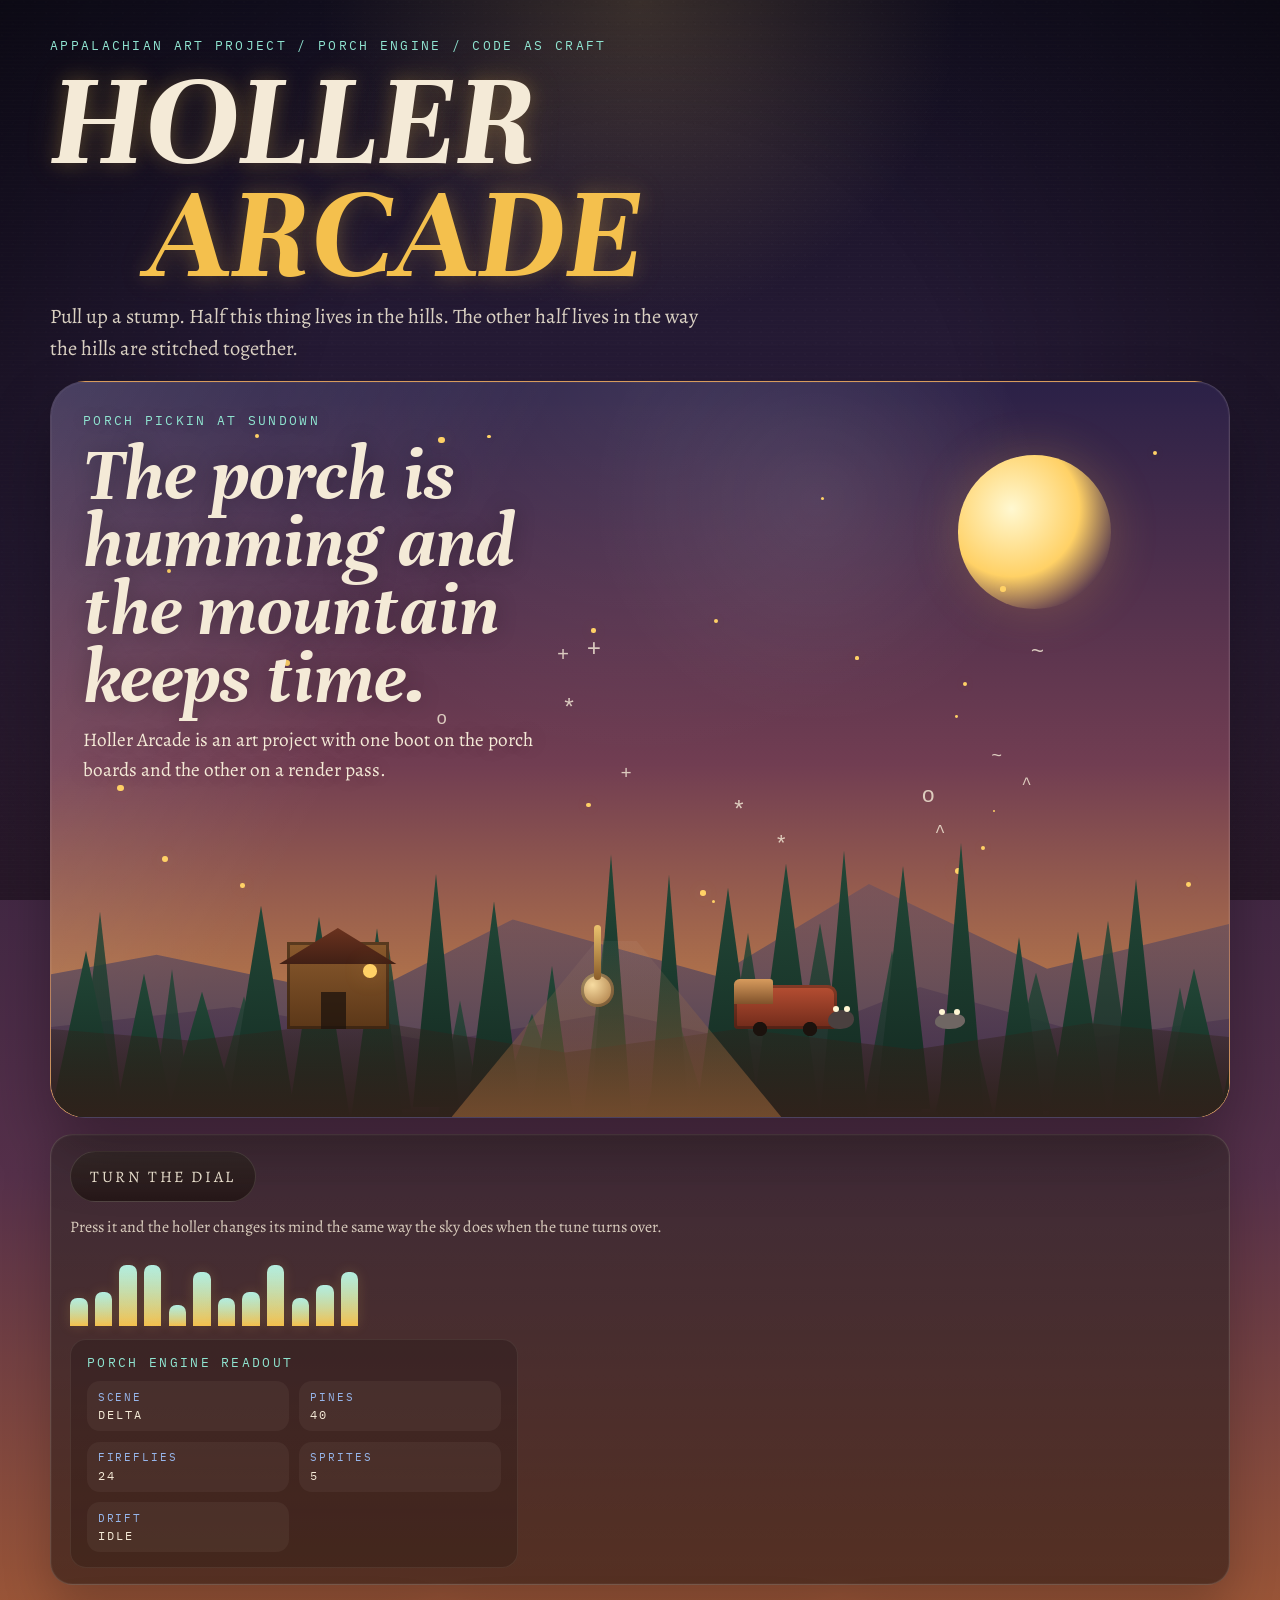
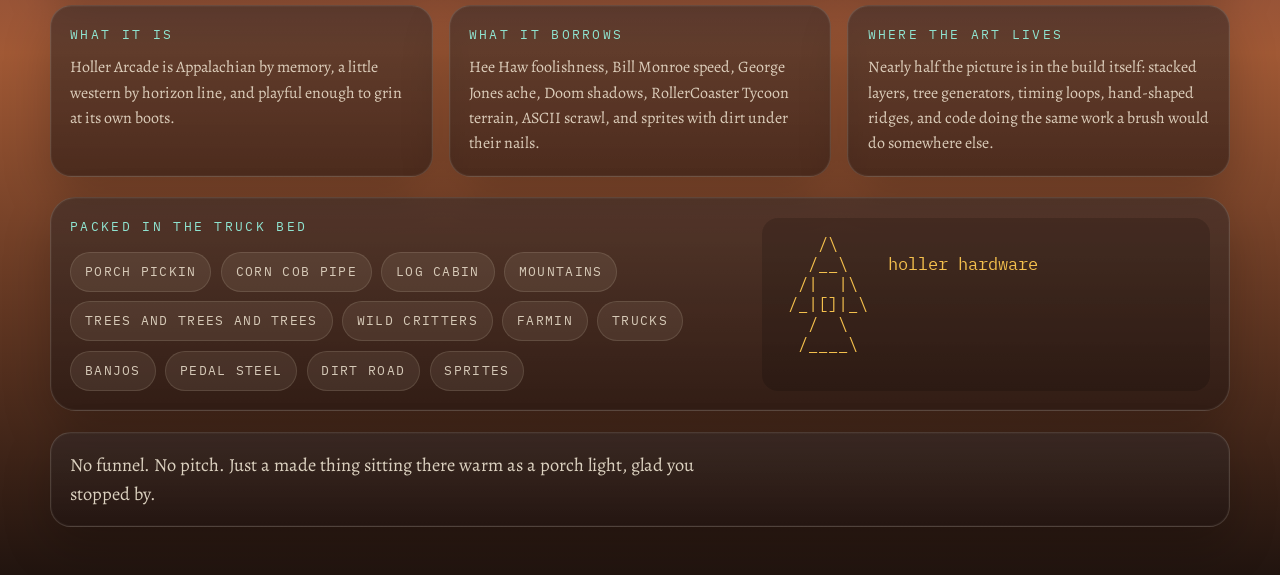
<file: index.html>
<!DOCTYPE html>
<html lang="en">
  <head>
    <meta charset="UTF-8" />
    <meta name="viewport" content="width=device-width, initial-scale=1.0" />
    <meta
      name="description"
      content="Holler Arcade is an Appalachian 2.5D art project built from porch memory, sprites, and code behaving like folk craft."
    />
    <title>Holler Arcade</title>
    <link rel="preconnect" href="https://fonts.googleapis.com" />
    <link rel="preconnect" href="https://fonts.gstatic.com" crossorigin />
    <link
      rel="stylesheet"
      href="https://fonts.googleapis.com/css2?family=Alegreya:wght@400;500;700&family=IBM+Plex+Mono:wght@400;500&family=Unna:ital,wght@0,700;1,700&display=swap"
    />
    <link rel="stylesheet" href="./styles.css" />
  </head>
  <body data-scene="delta">
    <div class="grain-layer" aria-hidden="true"></div>
    <div class="scanline-layer" aria-hidden="true"></div>
    <div class="vignette-layer" aria-hidden="true"></div>

    <header class="masthead">
      <p class="sigil">appalachian art project / porch engine / code as craft</p>
      <h1 class="wordmark">
        <span>HOLLER</span>
        <span>ARCADE</span>
      </h1>
      <p class="lede">
        Pull up a stump. Half this thing lives in the hills. The other half
        lives in the way the hills are stitched together.
      </p>
    </header>

    <main class="experience">
      <section class="holler-stage">
        <div class="stage-window" id="stage-window">
          <div class="sky-haze"></div>
          <div class="sun-or-moon"></div>
          <div class="firefly-field" id="firefly-field" aria-hidden="true"></div>
          <div class="mountain-ridge ridge-back" data-depth="0.08"></div>
          <div class="mountain-ridge ridge-mid" data-depth="0.16"></div>
          <div class="pine-belt pine-belt-back" id="pine-back" data-depth="0.25"></div>
          <div class="pine-belt pine-belt-front" id="pine-front" data-depth="0.36"></div>
          <div class="ground-ridge" data-depth="0.46"></div>
          <div class="dust-path" data-depth="0.54"></div>
          <div class="sprite sprite-cabin" data-depth="0.58">
            <span class="porch-lamp"></span>
          </div>
          <div class="sprite sprite-truck" data-depth="0.66"></div>
          <div class="sprite sprite-banjo" data-depth="0.7"></div>
          <div class="sprite sprite-critter critter-raccoon" data-depth="0.76"></div>
          <div class="sprite sprite-critter critter-possum" data-depth="0.84"></div>
          <div class="note-drift" id="note-drift" aria-hidden="true"></div>

          <div class="stage-copy">
            <p class="scene-label" id="scene-label">Porch Pickin at Sundown</p>
            <h2 class="scene-title" id="scene-title">
              The porch is humming and the mountain keeps time.
            </h2>
            <p class="scene-copy" id="scene-copy">
              Holler Arcade is an art project with one boot on the porch boards
              and the other on a render pass.
            </p>
          </div>
        </div>

        <div class="dial-rack">
          <button class="dial-button" id="turn-dial" type="button">
            turn the dial
          </button>
          <p class="dial-text">
            Press it and the holler changes its mind the same way the sky does
            when the tune turns over.
          </p>
          <div class="tone-bars" id="tone-bars" aria-hidden="true">
            <span></span>
            <span></span>
            <span></span>
            <span></span>
            <span></span>
            <span></span>
            <span></span>
            <span></span>
            <span></span>
            <span></span>
            <span></span>
            <span></span>
          </div>
          <div class="machine-panel" aria-live="polite">
            <p class="machine-label">porch engine readout</p>
            <dl class="machine-readout">
              <div>
                <dt>scene</dt>
                <dd id="readout-scene">delta</dd>
              </div>
              <div>
                <dt>pines</dt>
                <dd id="readout-pines">40</dd>
              </div>
              <div>
                <dt>fireflies</dt>
                <dd id="readout-fireflies">24</dd>
              </div>
              <div>
                <dt>sprites</dt>
                <dd id="readout-sprites">5</dd>
              </div>
              <div>
                <dt>drift</dt>
                <dd id="readout-drift">idle</dd>
              </div>
            </dl>
          </div>
        </div>
      </section>

      <section class="truth-strip">
        <article class="truth-card">
          <p class="truth-kicker">What it is</p>
          <p>
            Holler Arcade is Appalachian by memory, a little western by horizon
            line, and playful enough to grin at its own boots.
          </p>
        </article>
        <article class="truth-card">
          <p class="truth-kicker">What it borrows</p>
          <p>
            Hee Haw foolishness, Bill Monroe speed, George Jones ache, Doom
            shadows, RollerCoaster Tycoon terrain, ASCII scrawl, and sprites
            with dirt under their nails.
          </p>
        </article>
        <article class="truth-card">
          <p class="truth-kicker">Where the art lives</p>
          <p>
            Nearly half the picture is in the build itself: stacked layers,
            tree generators, timing loops, hand-shaped ridges, and code doing
            the same work a brush would do somewhere else.
          </p>
        </article>
      </section>

      <section class="artifact-tray">
        <div class="artifact-copy">
          <p class="artifact-label">Packed in the truck bed</p>
          <div class="artifact-chipset">
            <span class="artifact-chip">porch pickin</span>
            <span class="artifact-chip">corn cob pipe</span>
            <span class="artifact-chip">log cabin</span>
            <span class="artifact-chip">mountains</span>
            <span class="artifact-chip">trees and trees and trees</span>
            <span class="artifact-chip">wild critters</span>
            <span class="artifact-chip">farmin</span>
            <span class="artifact-chip">trucks</span>
            <span class="artifact-chip">banjos</span>
            <span class="artifact-chip">pedal steel</span>
            <span class="artifact-chip">dirt road</span>
            <span class="artifact-chip">sprites</span>
          </div>
        </div>

        <pre class="ascii-rune" aria-label="ASCII cabin sign">
    /\ 
   /__\    holler hardware
  /|  |\ 
 /_|[]|_\
   /  \
  /____\
        </pre>
      </section>

      <section class="closing-note">
        <p>
          No funnel. No pitch. Just a made thing sitting there warm as a porch
          light, glad you stopped by.
        </p>
      </section>
    </main>

    <script src="./script.js"></script>
  </body>
</html>
</file>
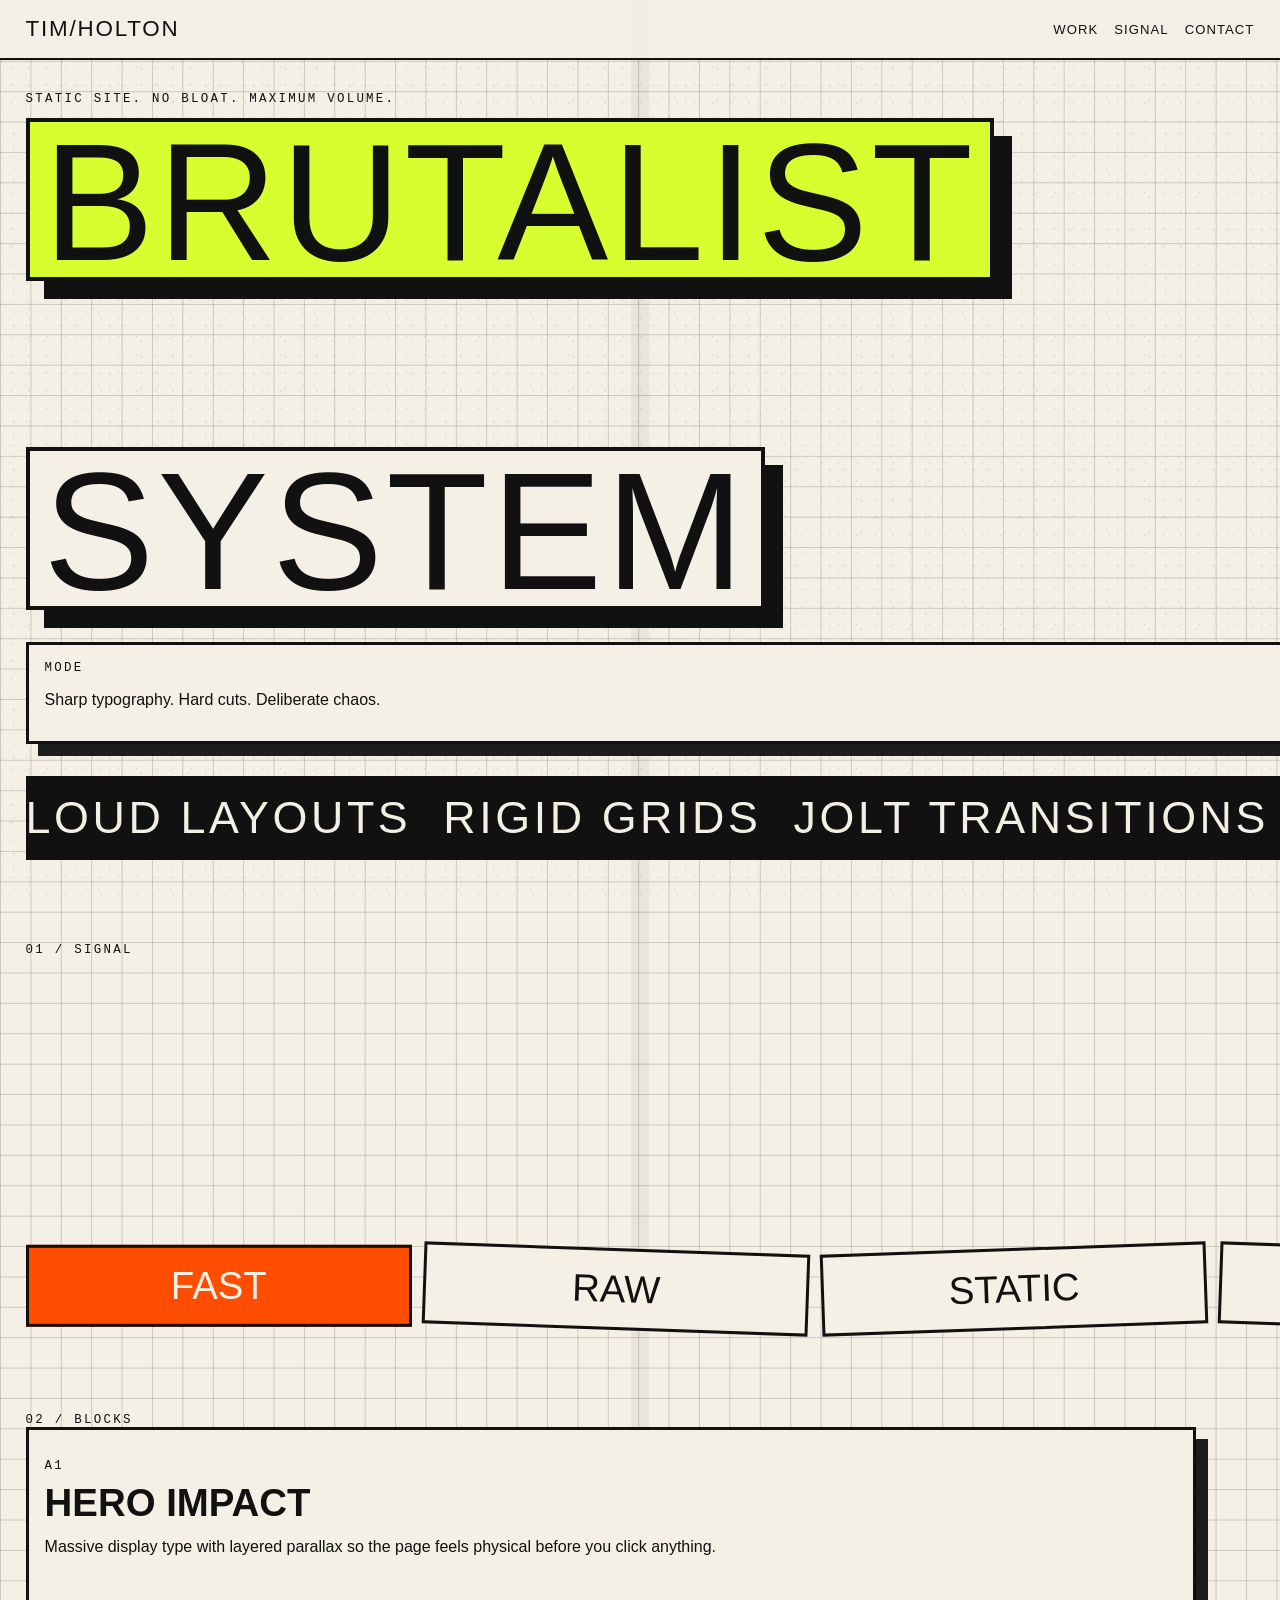
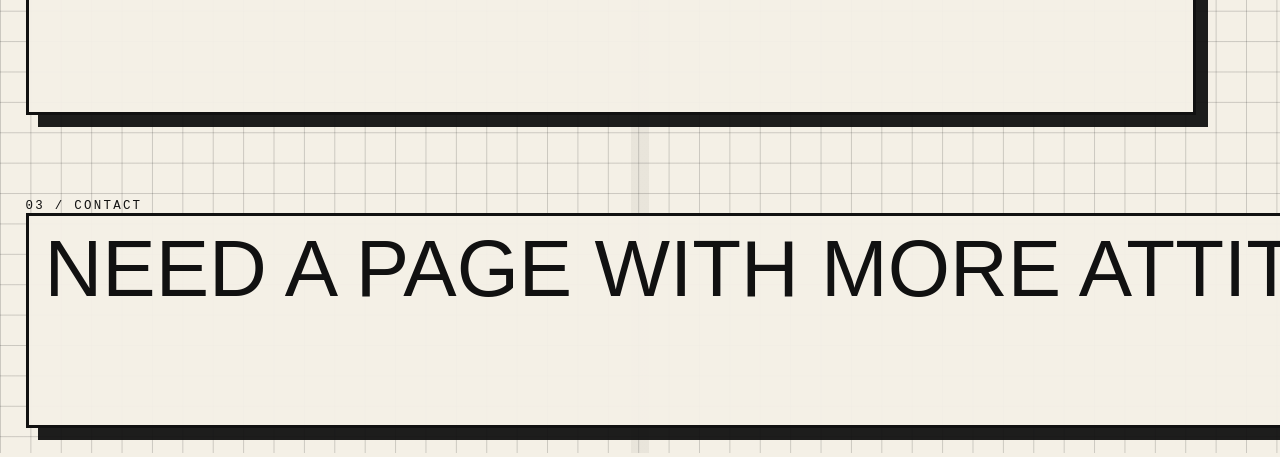
<file: sites/brutalist-motion/public/index.html>
<!DOCTYPE html>
<html lang="en">
  <head>
    <meta charset="UTF-8" />
    <meta name="viewport" content="width=device-width, initial-scale=1.0" />
    <meta
      name="description"
      content="Brutalist motion site for Tim Holton. Loud typography, sharp contrast, and kinetic interactions."
    />
    <title>Tim Holton</title>
    <link rel="preconnect" href="https://fonts.gstatic.com" crossorigin />
    <link rel="stylesheet" href="./styles.css" />
  </head>
  <body>
    <div class="noise" aria-hidden="true"></div>

    <header class="site-header">
      <a class="wordmark" href="#top">TIM/HOLTON</a>
      <nav class="site-nav" aria-label="Primary">
        <a href="#work">Work</a>
        <a href="#signal">Signal</a>
        <a href="#contact">Contact</a>
      </nav>
    </header>

    <main id="top">
      <section class="hero">
        <p class="eyebrow" data-reveal>Static site. No bloat. Maximum volume.</p>
        <div class="hero-stack">
          <div class="hero-line hero-line-a" data-parallax="-0.08">BRUTALIST</div>
          <div class="hero-line hero-line-b" data-parallax="0.12">MOTION</div>
          <div class="hero-line hero-line-c" data-parallax="-0.04">SYSTEM</div>
        </div>
        <div class="hero-grid">
          <aside class="hero-card" data-reveal>
            <p class="label">MODE</p>
            <p>Sharp typography. Hard cuts. Deliberate chaos.</p>
          </aside>
          <aside class="hero-card offset" data-reveal>
            <p class="label">BUILD</p>
            <p>Pure HTML, CSS, and JavaScript deployed straight to GitHub Pages.</p>
          </aside>
        </div>
        <div class="ticker" aria-label="Announcement">
          <div class="ticker-track">
            <span>LOUD LAYOUTS</span>
            <span>RIGID GRIDS</span>
            <span>JOLT TRANSITIONS</span>
            <span>SCANLINE ENERGY</span>
            <span>LOUD LAYOUTS</span>
            <span>RIGID GRIDS</span>
            <span>JOLT TRANSITIONS</span>
            <span>SCANLINE ENERGY</span>
          </div>
        </div>
      </section>

      <section class="manifesto section-cut" id="signal">
        <div class="section-kicker" data-reveal>01 / SIGNAL</div>
        <div class="manifesto-copy">
          <p class="manifesto-statement" data-reveal>
            This is a site that behaves like a poster got tired of staying flat.
          </p>
          <p data-reveal>
            The stack is intentionally simple so the experience can stay aggressive:
            oversized type, rhythmic scroll motion, live hover response, and zero dependency on a backend.
          </p>
        </div>
        <div class="stamp-grid">
          <div class="stamp is-live">FAST</div>
          <div class="stamp">RAW</div>
          <div class="stamp">STATIC</div>
          <div class="stamp">LOUD</div>
        </div>
      </section>

      <section class="work section-cut" id="work">
        <div class="section-kicker" data-reveal>02 / BLOCKS</div>
        <div class="project-grid">
          <article class="project-card" data-reveal>
            <p class="project-index">A1</p>
            <h2>Hero Impact</h2>
            <p>
              Massive display type with layered parallax so the page feels physical before you click anything.
            </p>
          </article>
          <article class="project-card" data-reveal>
            <p class="project-index">B2</p>
            <h2>Grid Pressure</h2>
            <p>
              Strict modular spacing, harsh borders, and blocks that snap into view as you move through the page.
            </p>
          </article>
          <article class="project-card" data-reveal>
            <p class="project-index">C3</p>
            <h2>Motion Noise</h2>
            <p>
              Lightweight animation loops, timed stamp pulses, and hover offsets without a framework.
            </p>
          </article>
        </div>
      </section>

      <section class="contact section-cut" id="contact">
        <div class="section-kicker" data-reveal>03 / CONTACT</div>
        <div class="contact-wrap">
          <p class="contact-copy" data-reveal>
            Need a page with more attitude than politeness? Start here.
          </p>
          <p class="contact-link" data-reveal>Contact on request</p>
        </div>
      </section>
    </main>

    <script src="./script.js"></script>
  </body>
</html>
</file>
<file: styles.css>
:root {
  --paper: #f4ead7;
  --ink: #1b120d;
  --sky-top: #2b2147;
  --sky-mid: #6b3751;
  --sky-bottom: #d08b44;
  --sun: #ffd166;
  --pine: #224737;
  --pine-dark: #132820;
  --ridge-back: #3c3559;
  --ridge-mid: #46304a;
  --ground: #2f221b;
  --dust: #8b5b34;
  --accent: #f4c04d;
  --accent-soft: rgba(244, 192, 77, 0.22);
  --cool: #8fe4d0;
  --card: rgba(31, 20, 17, 0.54);
  --line: rgba(244, 234, 215, 0.16);
}

* {
  box-sizing: border-box;
}

html {
  scroll-behavior: smooth;
}

body {
  margin: 0;
  min-height: 100vh;
  color: var(--paper);
  background:
    radial-gradient(circle at top, rgba(255, 209, 102, 0.18), transparent 20rem),
    linear-gradient(180deg, #130f22 0%, #2e1f3e 26%, #55304a 54%, #a15935 76%, #21140f 100%);
  font-family: "Alegreya", serif;
  overflow-x: hidden;
}

body[data-scene="creek"] {
  --sky-top: #172942;
  --sky-mid: #1f5060;
  --sky-bottom: #8fb4c2;
  --sun: #dff8ff;
  --pine: #1d4d3e;
  --pine-dark: #143126;
  --ridge-back: #274360;
  --ridge-mid: #254458;
  --ground: #1c2a24;
  --dust: #537c80;
  --accent: #c7f1ff;
  --accent-soft: rgba(199, 241, 255, 0.2);
  --cool: #9be0c0;
}

body[data-scene="truck"] {
  --sky-top: #261726;
  --sky-mid: #6c2a31;
  --sky-bottom: #e39a50;
  --sun: #ffefb0;
  --pine: #3b5a2a;
  --pine-dark: #1e3117;
  --ridge-back: #522d3b;
  --ridge-mid: #5a2d2a;
  --ground: #322115;
  --dust: #a76934;
  --accent: #ffb84c;
  --accent-soft: rgba(255, 184, 76, 0.22);
  --cool: #ffdcb1;
}

body[data-scene="moon"] {
  --sky-top: #0d1328;
  --sky-mid: #1c2348;
  --sky-bottom: #48506b;
  --sun: #f0eff9;
  --pine: #183327;
  --pine-dark: #0d1d17;
  --ridge-back: #272f4d;
  --ridge-mid: #1c2742;
  --ground: #12181d;
  --dust: #4f5768;
  --accent: #ddd9f6;
  --accent-soft: rgba(221, 217, 246, 0.2);
  --cool: #9fc4ff;
}

.grain-layer,
.scanline-layer,
.vignette-layer {
  position: fixed;
  inset: 0;
  pointer-events: none;
}

.grain-layer {
  background-image:
    radial-gradient(circle at 20% 20%, rgba(255, 255, 255, 0.08) 0 1px, transparent 1px),
    radial-gradient(circle at 80% 30%, rgba(0, 0, 0, 0.18) 0 1px, transparent 1px),
    radial-gradient(circle at 45% 75%, rgba(255, 255, 255, 0.06) 0 1px, transparent 1px);
  background-size: 11px 11px, 17px 17px, 19px 19px;
  opacity: 0.16;
}

.scanline-layer {
  background:
    linear-gradient(rgba(255, 255, 255, 0.02), rgba(0, 0, 0, 0.04)),
    repeating-linear-gradient(
      180deg,
      rgba(255, 255, 255, 0.04) 0,
      rgba(255, 255, 255, 0.04) 1px,
      transparent 1px,
      transparent 4px
    );
  mix-blend-mode: screen;
  opacity: 0.22;
}

.vignette-layer {
  background:
    radial-gradient(circle at center, transparent 42%, rgba(0, 0, 0, 0.42) 100%),
    radial-gradient(circle at bottom, rgba(0, 0, 0, 0.2), transparent 44%);
}

.masthead,
.experience {
  position: relative;
  z-index: 1;
  width: min(1180px, calc(100% - 2rem));
  margin: 0 auto;
}

.masthead {
  display: grid;
  gap: 0.85rem;
  padding: clamp(1.4rem, 4vw, 2.3rem) 0 1rem;
}

.sigil,
.scene-label,
.truth-kicker,
.artifact-label,
.machine-label,
.machine-readout dt,
.machine-readout dd {
  margin: 0;
  color: var(--cool);
  font-family: "IBM Plex Mono", monospace;
  font-size: 0.8rem;
  letter-spacing: 0.18em;
  text-transform: uppercase;
}

.wordmark {
  display: grid;
  gap: 0.04em;
  margin: 0;
  font-family: "Unna", serif;
  font-size: clamp(4rem, 12vw, 8.6rem);
  font-style: italic;
  font-weight: 700;
  line-height: 0.78;
  text-transform: uppercase;
  text-shadow:
    0 0 1.2rem rgba(244, 192, 77, 0.24),
    0 0 2.4rem rgba(244, 192, 77, 0.14);
}

.wordmark span:last-child {
  margin-left: clamp(1rem, 8vw, 6rem);
  color: var(--accent);
}

.lede {
  max-width: 42rem;
  margin: 0;
  color: rgba(244, 234, 215, 0.88);
  font-size: clamp(1.05rem, 2.2vw, 1.28rem);
  line-height: 1.55;
}

.experience {
  display: grid;
  gap: 1.3rem;
  padding-bottom: 3rem;
}

.holler-stage {
  display: grid;
  gap: 1rem;
}

.stage-window {
  position: relative;
  overflow: hidden;
  aspect-ratio: 16 / 10;
  border-radius: 2.2rem;
  background:
    linear-gradient(180deg, var(--sky-top), var(--sky-mid) 52%, var(--sky-bottom)),
    rgba(0, 0, 0, 0.2);
  border: 1px solid var(--line);
  box-shadow:
    0 2rem 4rem rgba(0, 0, 0, 0.3),
    inset 0 0 0 1px rgba(255, 255, 255, 0.04);
  transform-style: preserve-3d;
}

.stage-window::before {
  content: "";
  position: absolute;
  inset: 0;
  background:
    linear-gradient(120deg, rgba(255, 255, 255, 0.14), transparent 32%),
    radial-gradient(circle at top, rgba(255, 255, 255, 0.08), transparent 40%);
}

.sky-haze,
.sun-or-moon,
.mountain-ridge,
.pine-belt,
.ground-ridge,
.dust-path,
.sprite,
.stage-copy,
.note-drift,
.firefly-field {
  position: absolute;
}

.sky-haze {
  inset: 0;
  background:
    radial-gradient(circle at 65% 16%, rgba(255, 255, 255, 0.08), transparent 14rem),
    linear-gradient(180deg, transparent, rgba(255, 209, 102, 0.08));
}

.sun-or-moon {
  top: 10%;
  right: 10%;
  width: clamp(6rem, 12vw, 10rem);
  aspect-ratio: 1;
  border-radius: 50%;
  background: radial-gradient(circle at 35% 35%, #fff8d1 0, var(--sun) 48%, transparent 80%);
  box-shadow: 0 0 3rem var(--accent-soft);
}

.mountain-ridge {
  left: -4%;
  right: -4%;
  bottom: 0;
}

.ridge-back {
  height: 48%;
  background: linear-gradient(180deg, rgba(255, 255, 255, 0.06), var(--ridge-back));
  clip-path: polygon(0 100%, 0 62%, 12% 54%, 28% 66%, 40% 44%, 56% 60%, 68% 34%, 82% 58%, 100% 42%, 100% 100%);
}

.ridge-mid {
  height: 34%;
  background: linear-gradient(180deg, rgba(255, 255, 255, 0.03), var(--ridge-mid));
  clip-path: polygon(0 100%, 0 66%, 18% 56%, 34% 70%, 48% 58%, 60% 72%, 72% 48%, 86% 68%, 100% 58%, 100% 100%);
}

.pine-belt {
  left: -2%;
  right: -2%;
  bottom: 0;
  height: 50%;
}

.pine-belt span {
  position: absolute;
  bottom: 0;
  left: var(--x);
  width: var(--width);
  height: var(--height);
  transform: translateX(-50%) scaleY(var(--squash, 1));
  clip-path: polygon(50% 0, 0 100%, 100% 100%);
  background: linear-gradient(180deg, var(--pine), var(--pine-dark));
}

.pine-belt-back {
  opacity: 0.84;
}

.pine-belt-front {
  opacity: 1;
}

.ground-ridge {
  left: -3%;
  right: -3%;
  bottom: 0;
  height: 20%;
  background: linear-gradient(180deg, rgba(0, 0, 0, 0), var(--ground));
  clip-path: polygon(0 100%, 0 38%, 14% 48%, 28% 34%, 44% 56%, 58% 40%, 72% 54%, 86% 36%, 100% 48%, 100% 100%);
}

.dust-path {
  left: 34%;
  bottom: 0;
  width: 28%;
  height: 24%;
  background: linear-gradient(180deg, rgba(255, 255, 255, 0.06), var(--dust));
  clip-path: polygon(44% 0, 56% 0, 100% 100%, 0 100%);
  opacity: 0.7;
}

.firefly-field,
.note-drift {
  inset: 0;
  pointer-events: none;
}

.firefly-field span,
.note-drift span {
  position: absolute;
}

.firefly-field span {
  left: var(--x);
  top: var(--y);
  width: var(--size);
  height: var(--size);
  border-radius: 50%;
  background: var(--sun);
  box-shadow: 0 0 1rem rgba(255, 209, 102, 0.2);
  animation: blink var(--speed) ease-in-out infinite;
  animation-delay: var(--delay);
}

.note-drift span {
  left: var(--x);
  top: var(--y);
  color: rgba(244, 234, 215, 0.82);
  font-family: "Courier New", monospace;
  font-size: var(--size);
  animation: drift-up var(--speed) ease-in-out infinite;
  animation-delay: var(--delay);
}

.sprite {
  bottom: 12%;
  transform-origin: center bottom;
}

.sprite-cabin {
  left: 20%;
  width: clamp(4.8rem, 8vw, 7.2rem);
  aspect-ratio: 1 / 0.85;
  background: linear-gradient(180deg, #8a5a2d, #5b3718);
  box-shadow: inset 0 0 0 3px rgba(27, 18, 13, 0.44);
}

.sprite-cabin::before {
  content: "";
  position: absolute;
  left: -8%;
  right: -8%;
  bottom: 74%;
  height: 42%;
  background: linear-gradient(180deg, #6a321e, #412015);
  clip-path: polygon(50% 0, 0 100%, 100% 100%);
}

.sprite-cabin::after {
  content: "";
  position: absolute;
  left: 34%;
  bottom: 0;
  width: 24%;
  height: 42%;
  background: rgba(27, 18, 13, 0.75);
}

.porch-lamp {
  position: absolute;
  right: 12%;
  top: 26%;
  width: 0.85rem;
  height: 0.85rem;
  border-radius: 50%;
  background: var(--sun);
  box-shadow: 0 0 1.4rem var(--accent-soft);
}

.sprite-truck {
  left: 58%;
  width: clamp(5rem, 8vw, 7rem);
  height: clamp(2rem, 3.4vw, 2.8rem);
  background: linear-gradient(180deg, #b84f33, #6f2a1a);
  border-radius: 0.4rem 0.6rem 0.25rem 0.25rem;
  box-shadow: inset 0 0 0 3px rgba(27, 18, 13, 0.34);
}

.sprite-truck::before {
  content: "";
  position: absolute;
  left: 0;
  bottom: 58%;
  width: 38%;
  height: 56%;
  background: linear-gradient(180deg, #d79b5d, #80522b);
  border-radius: 0.35rem 0.2rem 0 0;
}

.sprite-truck::after {
  content: "";
  position: absolute;
  left: 10%;
  right: 10%;
  bottom: -0.5rem;
  height: 1rem;
  background:
    radial-gradient(circle, #1b120d 0 38%, transparent 42%) left center / 2rem 1rem no-repeat,
    radial-gradient(circle, #1b120d 0 38%, transparent 42%) right center / 2rem 1rem no-repeat;
}

.sprite-banjo {
  left: 44%;
  bottom: 15%;
  width: clamp(2.8rem, 4vw, 3.8rem);
  height: clamp(4.8rem, 7vw, 6rem);
}

.sprite-banjo::before {
  content: "";
  position: absolute;
  left: 0.7rem;
  bottom: 0;
  width: 2.1rem;
  aspect-ratio: 1;
  border-radius: 50%;
  background: radial-gradient(circle at 35% 35%, #f7dca1, #9e6a35);
  box-shadow: inset 0 0 0 3px rgba(27, 18, 13, 0.34);
}

.sprite-banjo::after {
  content: "";
  position: absolute;
  left: 1.52rem;
  bottom: 1.7rem;
  width: 0.45rem;
  height: 3.4rem;
  background: linear-gradient(180deg, #ebc36e, #8a5c29);
  border-radius: 999px;
}

.sprite-critter {
  width: 1.6rem;
  height: 1.2rem;
  border-radius: 60% 50% 55% 45%;
  background: #4a403f;
}

.sprite-critter::before,
.sprite-critter::after {
  content: "";
  position: absolute;
  top: -0.24rem;
  width: 0.38rem;
  height: 0.38rem;
  border-radius: 50%;
  background: #fff6d4;
}

.sprite-critter::before {
  left: 0.28rem;
}

.sprite-critter::after {
  right: 0.28rem;
}

.critter-raccoon {
  left: 66%;
}

.critter-possum {
  left: 75%;
  width: 1.9rem;
  height: 1rem;
  background: #6f6663;
}

.stage-copy {
  left: clamp(1rem, 3vw, 2rem);
  top: clamp(1rem, 3vw, 1.9rem);
  max-width: min(33rem, 64%);
  display: grid;
  gap: 0.8rem;
  text-shadow: 0 0 1.4rem rgba(0, 0, 0, 0.24);
}

.scene-title {
  margin: 0;
  font-family: "Unna", serif;
  font-size: clamp(2.4rem, 6vw, 5rem);
  font-style: italic;
  font-weight: 700;
  line-height: 0.88;
}

.scene-copy {
  margin: 0;
  max-width: 30rem;
  font-size: clamp(1rem, 2.2vw, 1.2rem);
  line-height: 1.58;
}

.dial-rack,
.truth-card,
.artifact-tray,
.closing-note {
  border: 1px solid var(--line);
  background:
    linear-gradient(180deg, rgba(255, 255, 255, 0.06), transparent),
    var(--card);
  box-shadow:
    0 1.2rem 3rem rgba(0, 0, 0, 0.22),
    inset 0 0 0 1px rgba(255, 255, 255, 0.03);
}

.dial-rack {
  display: grid;
  justify-items: start;
  gap: 0.8rem;
  padding: 1rem 1.2rem;
  border-radius: 1.4rem;
}

.dial-button {
  min-height: 3rem;
  padding: 0.85rem 1.2rem;
  border: 1px solid rgba(244, 234, 215, 0.14);
  border-radius: 999px;
  background:
    linear-gradient(180deg, rgba(255, 255, 255, 0.08), rgba(255, 255, 255, 0)),
    rgba(31, 20, 17, 0.78);
  color: var(--paper);
  font: inherit;
  letter-spacing: 0.16em;
  text-transform: uppercase;
  cursor: pointer;
  transition:
    transform 180ms ease,
    border-color 180ms ease,
    color 180ms ease;
}

.dial-button:hover {
  transform: translateY(-2px);
  border-color: rgba(244, 234, 215, 0.32);
  color: var(--accent);
}

.dial-text {
  max-width: 38rem;
  margin: 0;
  color: rgba(244, 234, 215, 0.84);
  line-height: 1.55;
}

.tone-bars {
  display: flex;
  align-items: flex-end;
  gap: 0.45rem;
  width: min(18rem, 100%);
  height: 4.6rem;
}

.tone-bars span {
  flex: 1;
  height: calc(20% + (var(--level, 3) * 9%));
  border-radius: 0.45rem 0.45rem 0 0;
  background:
    linear-gradient(180deg, rgba(255, 255, 255, 0.32), transparent),
    linear-gradient(180deg, var(--cool), var(--accent));
  box-shadow: 0 0 0.8rem rgba(244, 192, 77, 0.16);
  transition: height 220ms steps(4);
}

.machine-panel {
  display: grid;
  gap: 0.6rem;
  width: min(28rem, 100%);
  padding: 0.9rem 1rem;
  border-radius: 1rem;
  background: rgba(0, 0, 0, 0.18);
  border: 1px solid rgba(244, 234, 215, 0.08);
}

.machine-readout {
  display: grid;
  grid-template-columns: repeat(auto-fit, minmax(8.2rem, 1fr));
  gap: 0.65rem;
  margin: 0;
}

.machine-readout div {
  display: grid;
  gap: 0.22rem;
  padding: 0.55rem 0.65rem;
  border-radius: 0.8rem;
  background: rgba(244, 234, 215, 0.05);
}

.machine-readout dt {
  font-size: 0.68rem;
  color: rgba(159, 196, 255, 0.9);
}

.machine-readout dd {
  margin: 0;
  color: var(--paper);
  font-size: 0.72rem;
}

.truth-strip {
  display: grid;
  grid-template-columns: repeat(3, minmax(0, 1fr));
  gap: 1rem;
}

.truth-card {
  padding: 1.2rem;
  border-radius: 1.35rem;
}

.truth-card p:last-child {
  margin: 0.8rem 0 0;
  color: rgba(244, 234, 215, 0.84);
  line-height: 1.58;
}

.artifact-tray {
  display: grid;
  grid-template-columns: minmax(0, 1.2fr) minmax(16rem, 0.8fr);
  gap: 1.2rem;
  padding: 1.2rem;
  border-radius: 1.6rem;
}

.artifact-copy {
  display: grid;
  gap: 0.9rem;
}

.artifact-chipset {
  display: flex;
  flex-wrap: wrap;
  gap: 0.6rem;
}

.artifact-chip {
  padding: 0.62rem 0.86rem;
  border-radius: 999px;
  background: rgba(244, 234, 215, 0.08);
  border: 1px solid rgba(244, 234, 215, 0.12);
  color: rgba(244, 234, 215, 0.82);
  font-family: "IBM Plex Mono", monospace;
  font-size: 0.82rem;
  letter-spacing: 0.1em;
  text-transform: uppercase;
}

.ascii-rune {
  margin: 0;
  padding: 1rem;
  border-radius: 1rem;
  background: rgba(0, 0, 0, 0.16);
  color: var(--accent);
  font-family: "IBM Plex Mono", monospace;
  font-size: clamp(0.9rem, 2vw, 1.05rem);
  line-height: 1.2;
  white-space: pre;
  align-self: center;
}

.closing-note {
  padding: 1.1rem 1.2rem;
  border-radius: 1.3rem;
}

.closing-note p {
  margin: 0;
  max-width: 42rem;
  color: rgba(244, 234, 215, 0.88);
  font-size: clamp(1rem, 2.2vw, 1.15rem);
  line-height: 1.58;
}

@keyframes blink {
  0%,
  100% {
    opacity: 0.26;
    transform: scale(1);
  }

  50% {
    opacity: 1;
    transform: scale(1.3);
  }
}

@keyframes drift-up {
  0%,
  100% {
    opacity: 0;
    transform: translate3d(0, 0.6rem, 0);
  }

  25%,
  75% {
    opacity: 0.85;
  }

  50% {
    opacity: 0.55;
    transform: translate3d(0.4rem, -0.8rem, 0);
  }
}

@media (max-width: 960px) {
  .truth-strip,
  .artifact-tray {
    grid-template-columns: 1fr;
  }

  .stage-copy {
    max-width: 72%;
  }
}

@media (max-width: 720px) {
  .masthead,
  .experience {
    width: min(1180px, calc(100% - 1rem));
  }

  .stage-window {
    aspect-ratio: 4 / 5;
  }

  .stage-copy {
    max-width: none;
    right: 1rem;
  }

  .scene-title {
    font-size: clamp(2.2rem, 11vw, 4rem);
  }
}

@media (prefers-reduced-motion: reduce) {
  html {
    scroll-behavior: auto;
  }

  *,
  *::before,
  *::after {
    animation-duration: 0.01ms !important;
    animation-iteration-count: 1 !important;
    transition-duration: 0.01ms !important;
  }
}
</file>
<file: sites/brutalist-motion/public/styles.css>
:root {
  --paper: #f4f0e6;
  --ink: #111111;
  --signal: #ff4d00;
  --acid: #d7ff2f;
  --line: rgba(17, 17, 17, 0.18);
  --shadow: 18px 18px 0 #111111;
  --space: clamp(1rem, 2vw, 1.5rem);
  --hero-size: clamp(4rem, 13vw, 12rem);
  --section-size: clamp(2.5rem, 7vw, 5rem);
}

* {
  box-sizing: border-box;
}

html {
  scroll-behavior: smooth;
}

body {
  margin: 0;
  min-height: 100vh;
  color: var(--ink);
  background:
    linear-gradient(
      90deg,
      transparent 0 49.3%,
      rgba(17, 17, 17, 0.05) 49.3% 50.7%,
      transparent 50.7%
    ),
    linear-gradient(var(--line) 1px, transparent 1px),
    linear-gradient(90deg, var(--line) 1px, transparent 1px),
    var(--paper);
  background-size: 100% 100%, 100% 1.9rem, 1.9rem 100%, auto;
  font-family: "Arial Narrow", "Helvetica Neue", sans-serif;
  overflow-x: hidden;
}

a {
  color: inherit;
  text-decoration: none;
}

.noise {
  position: fixed;
  inset: 0;
  pointer-events: none;
  opacity: 0.08;
  mix-blend-mode: multiply;
  background-image:
    radial-gradient(circle at 20% 20%, rgba(0, 0, 0, 0.8) 0 1px, transparent 1px),
    radial-gradient(circle at 80% 30%, rgba(0, 0, 0, 0.6) 0 1px, transparent 1px),
    radial-gradient(circle at 60% 70%, rgba(0, 0, 0, 0.8) 0 1px, transparent 1px);
  background-size: 12px 12px, 16px 16px, 18px 18px;
  animation: grain-shift 0.25s steps(2) infinite;
}

.site-header {
  position: sticky;
  top: 0;
  z-index: 20;
  display: flex;
  justify-content: space-between;
  align-items: center;
  padding: 1rem clamp(1rem, 2vw, 2rem);
  background: rgba(244, 240, 230, 0.88);
  backdrop-filter: blur(6px);
  border-bottom: 2px solid var(--ink);
}

.wordmark,
.site-nav {
  font-family: Impact, Haettenschweiler, "Arial Black", sans-serif;
  letter-spacing: 0.08em;
  text-transform: uppercase;
}

.wordmark {
  font-size: clamp(1rem, 2vw, 1.4rem);
}

.site-nav {
  display: flex;
  gap: 1rem;
  font-size: 0.82rem;
}

main {
  display: grid;
  gap: 2rem;
}

.hero,
.section-cut {
  padding: clamp(1rem, 2vw, 2rem);
}

.hero {
  padding-top: 1.2rem;
}

.eyebrow,
.section-kicker,
.label,
.project-index {
  font-family: ui-monospace, "SFMono-Regular", Menlo, monospace;
  font-size: 0.78rem;
  letter-spacing: 0.18em;
  text-transform: uppercase;
}

.hero-stack {
  position: relative;
  display: grid;
  gap: 0.1em;
  margin: 0.6rem 0 1rem;
}

.hero-line {
  position: relative;
  width: fit-content;
  max-width: 100%;
  padding: 0.04em 0.08em 0.01em;
  font-family: Impact, Haettenschweiler, "Arial Black", sans-serif;
  font-size: var(--hero-size);
  line-height: 0.88;
  letter-spacing: 0.02em;
  text-transform: uppercase;
  background: var(--paper);
  border: 4px solid var(--ink);
  box-shadow: var(--shadow);
  transform: translate3d(var(--shift-x, 0px), var(--shift-y, 0px), 0);
  will-change: transform;
}

.hero-line-a {
  background: var(--acid);
}

.hero-line-b {
  margin-left: auto;
  background: var(--signal);
  color: var(--paper);
}

.hero-line-c {
  max-width: 84%;
}

.hero-grid {
  display: grid;
  grid-template-columns: repeat(2, minmax(0, 1fr));
  gap: 1rem;
  margin: 2rem 0;
}

.hero-card,
.project-card,
.contact-wrap {
  position: relative;
  padding: 1rem;
  background: rgba(244, 240, 230, 0.96);
  border: 3px solid var(--ink);
  box-shadow: 12px 12px 0 rgba(17, 17, 17, 0.95);
}

.hero-card.offset {
  transform: translateY(2rem);
}

.label {
  margin: 0 0 0.4rem;
}

.ticker {
  overflow: hidden;
  border-top: 3px solid var(--ink);
  border-bottom: 3px solid var(--ink);
  background: var(--ink);
  color: var(--paper);
}

.ticker-track {
  display: flex;
  gap: 2rem;
  width: max-content;
  padding: 0.85rem 0;
  font-family: Impact, Haettenschweiler, "Arial Black", sans-serif;
  font-size: clamp(1.4rem, 4vw, 2.8rem);
  letter-spacing: 0.08em;
  text-transform: uppercase;
  animation: ticker-run 18s linear infinite;
}

.manifesto {
  display: grid;
  grid-template-columns: 0.9fr 1.1fr;
  gap: 2rem;
  align-items: start;
}

.manifesto-copy {
  display: grid;
  gap: 1.25rem;
  font-size: clamp(1.1rem, 2vw, 1.45rem);
  line-height: 1.2;
}

.manifesto-statement,
.contact-copy {
  margin: 0;
  font-family: Impact, Haettenschweiler, "Arial Black", sans-serif;
  font-size: var(--section-size);
  line-height: 0.92;
  text-transform: uppercase;
}

.stamp-grid {
  display: grid;
  grid-template-columns: repeat(4, minmax(0, 1fr));
  gap: 0.7rem;
  margin-top: 2rem;
}

.stamp {
  padding: 1rem 0.6rem;
  border: 3px solid var(--ink);
  background: var(--paper);
  font-family: Impact, Haettenschweiler, "Arial Black", sans-serif;
  font-size: clamp(1.3rem, 4vw, 2.4rem);
  text-align: center;
  text-transform: uppercase;
  transform: rotate(var(--stamp-tilt, -2deg));
  transition: transform 180ms ease, background 180ms ease;
}

.stamp:nth-child(2n) {
  --stamp-tilt: 2deg;
}

.stamp.is-live,
.stamp:hover {
  background: var(--signal);
  color: var(--paper);
  transform: rotate(0deg) translateY(-0.2rem);
}

.project-grid {
  display: grid;
  grid-template-columns: repeat(3, minmax(0, 1fr));
  gap: 1rem;
  align-items: start;
}

.project-card {
  min-height: 18rem;
  transition: transform 220ms ease, box-shadow 220ms ease;
}

.project-card:hover {
  transform: translate(-0.35rem, -0.35rem);
  box-shadow: 18px 18px 0 rgba(17, 17, 17, 0.95);
}

.project-card h2 {
  margin: 0.2rem 0 0.8rem;
  font-family: Impact, Haettenschweiler, "Arial Black", sans-serif;
  font-size: clamp(1.8rem, 3vw, 2.8rem);
  line-height: 0.95;
  text-transform: uppercase;
}

.contact-wrap {
  display: grid;
  gap: 1rem;
}

.contact-link {
  width: fit-content;
  padding: 0.4rem 0;
  border-bottom: 4px solid var(--ink);
  font-family: ui-monospace, "SFMono-Regular", Menlo, monospace;
  font-size: clamp(1rem, 2vw, 1.4rem);
}

[data-reveal] {
  opacity: 0;
  transform: translateY(2rem) rotate(-1deg);
  transition:
    opacity 500ms ease,
    transform 500ms ease;
}

[data-reveal].is-visible {
  opacity: 1;
  transform: translateY(0) rotate(0deg);
}

@keyframes ticker-run {
  from {
    transform: translateX(0);
  }

  to {
    transform: translateX(-50%);
  }
}

@keyframes grain-shift {
  0% {
    transform: translate(0, 0);
  }

  33% {
    transform: translate(1%, -1%);
  }

  66% {
    transform: translate(-1%, 1%);
  }

  100% {
    transform: translate(0, 0);
  }
}

@media (max-width: 900px) {
  .hero-grid,
  .manifesto,
  .project-grid,
  .stamp-grid {
    grid-template-columns: 1fr;
  }

  .hero-card.offset {
    transform: none;
  }

  .hero-line-c {
    max-width: 100%;
  }
}

@media (prefers-reduced-motion: reduce) {
  html {
    scroll-behavior: auto;
  }

  *,
  *::before,
  *::after {
    animation-duration: 0.01ms !important;
    animation-iteration-count: 1 !important;
    transition-duration: 0.01ms !important;
  }

  .hero-line,
  [data-reveal] {
    transform: none !important;
  }
}
</file>
